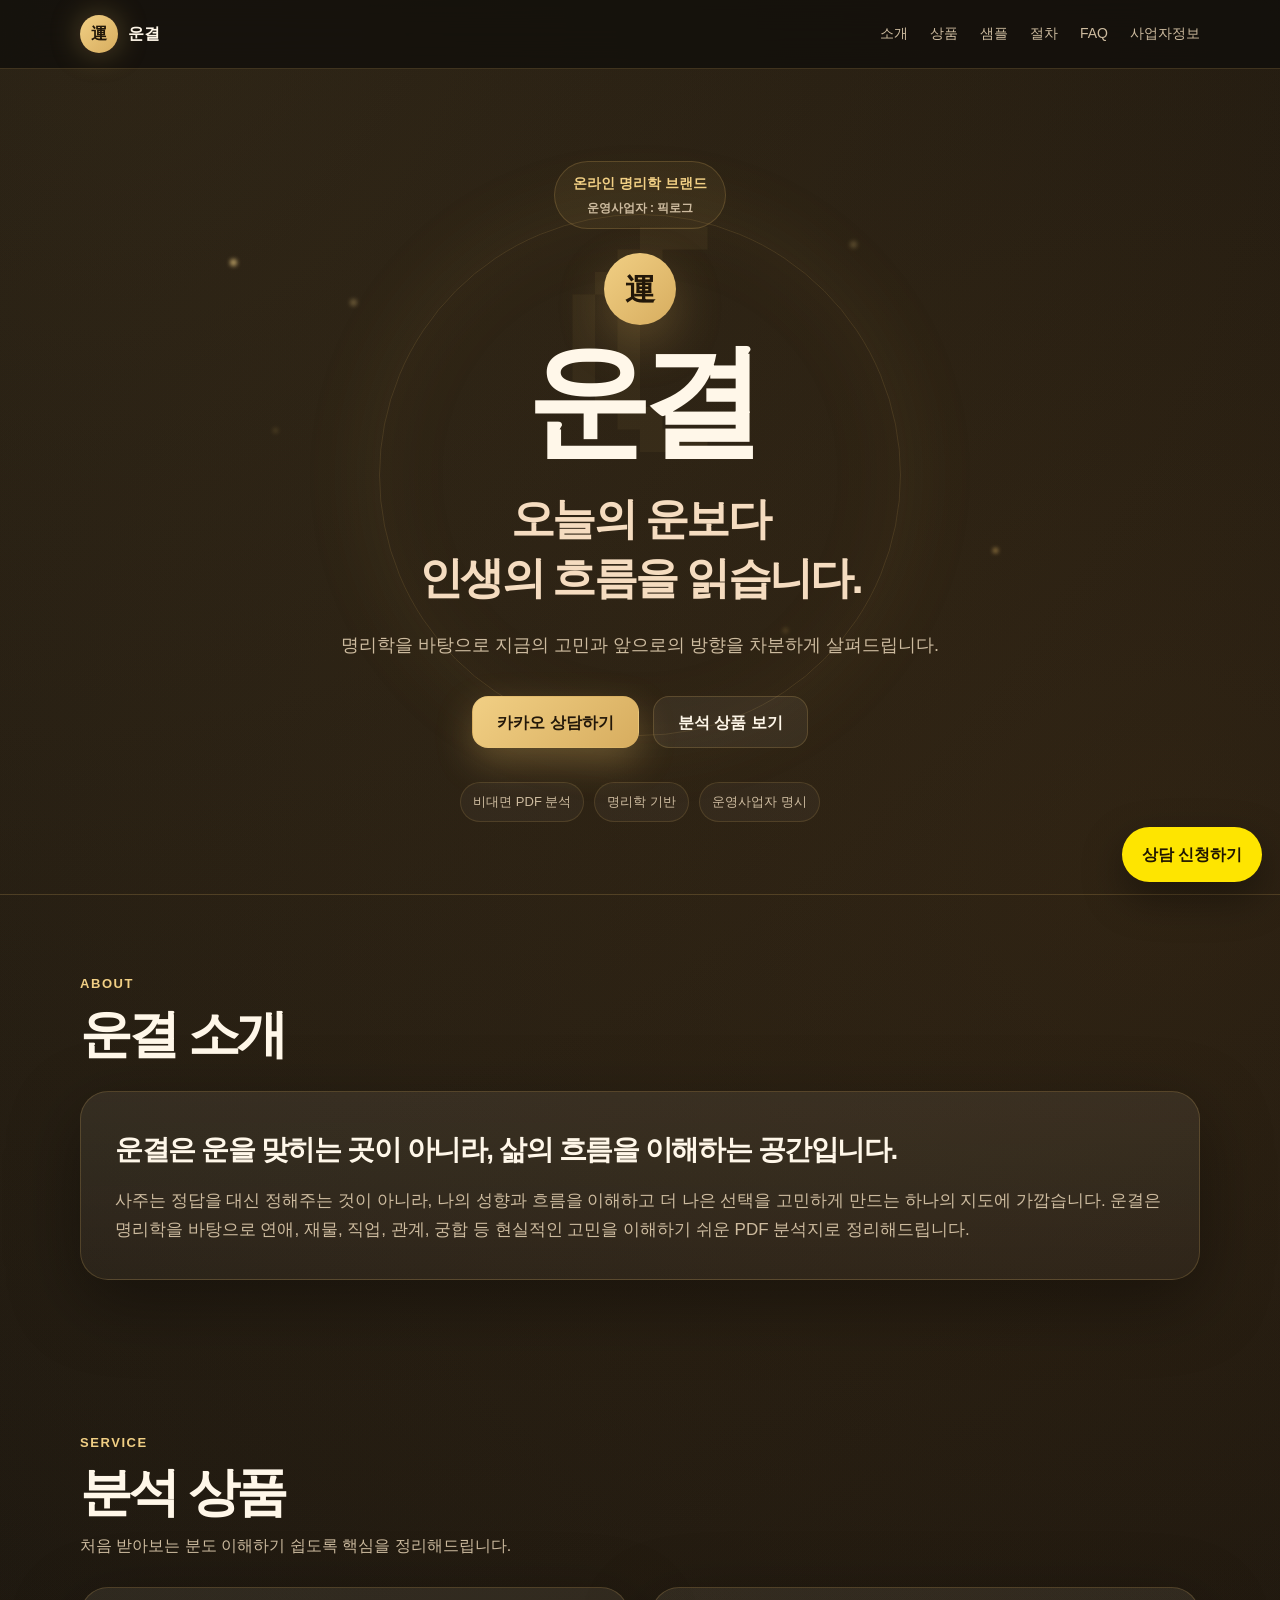
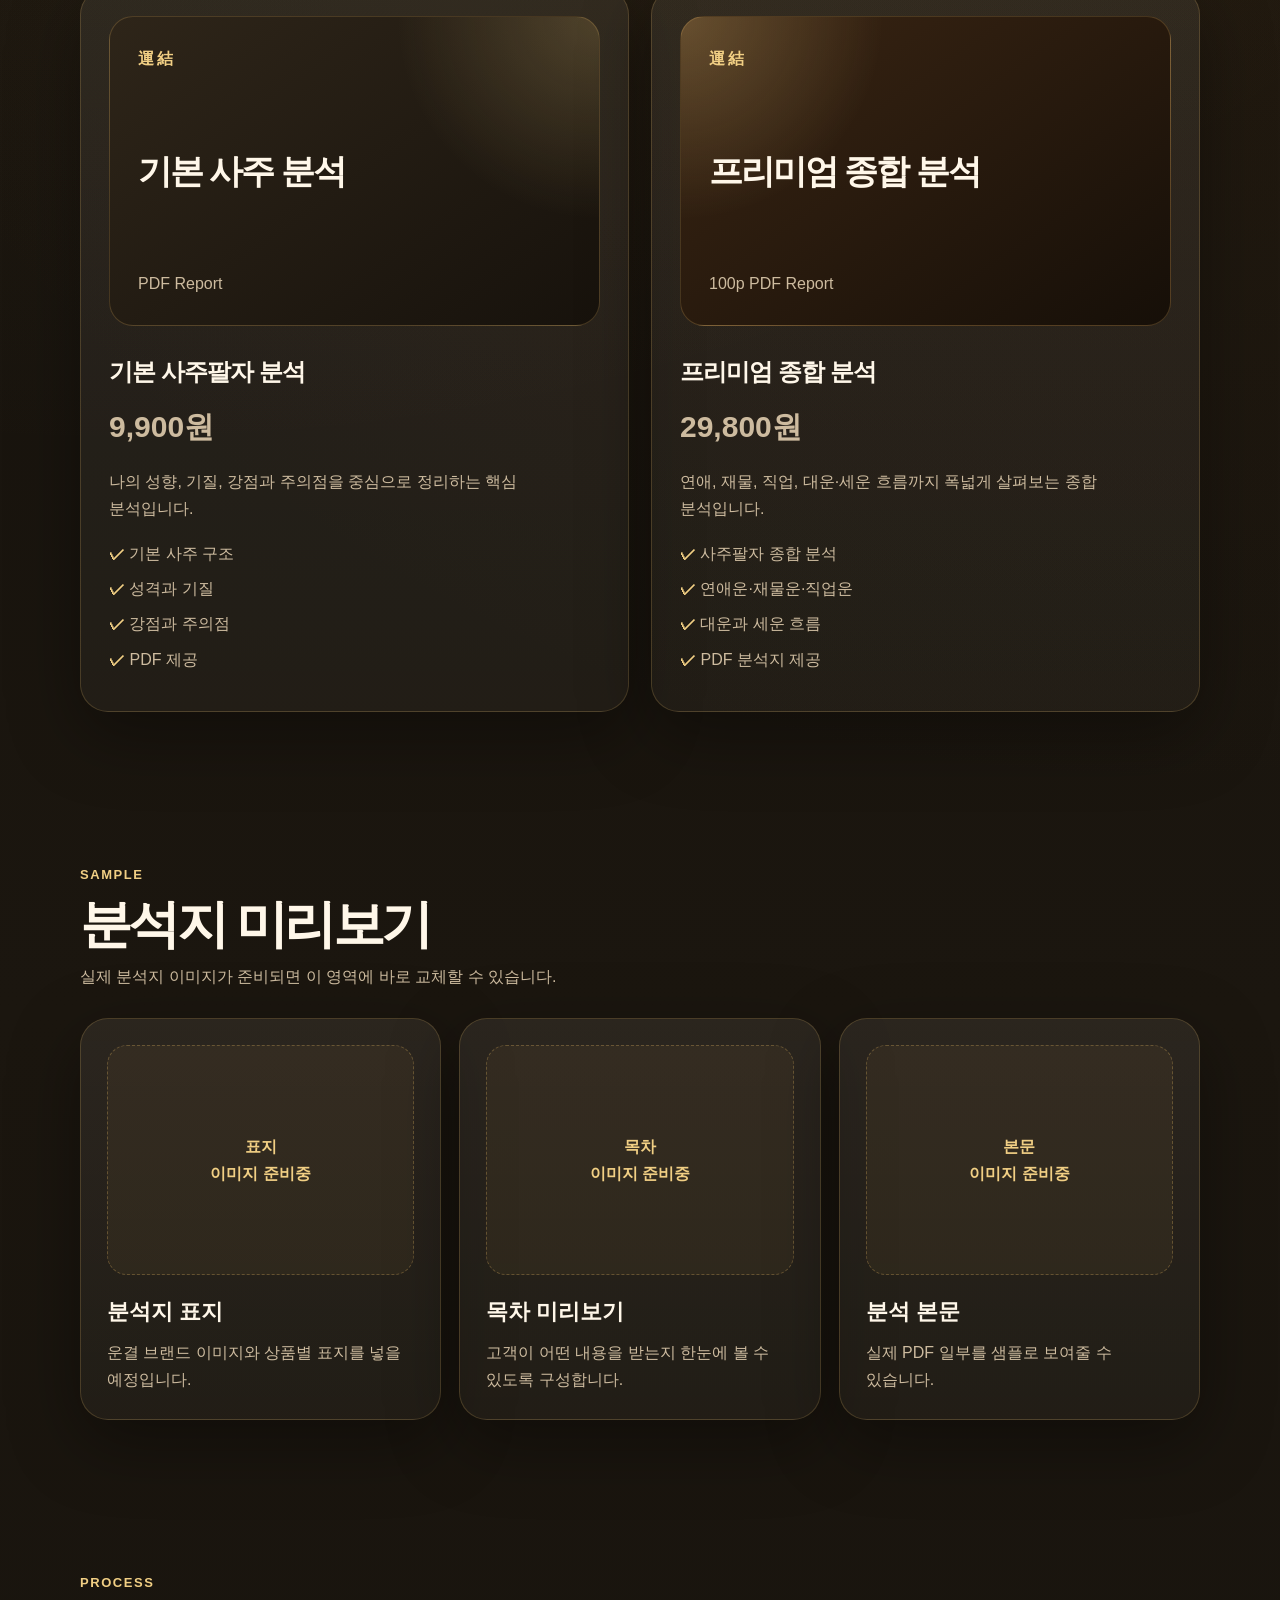
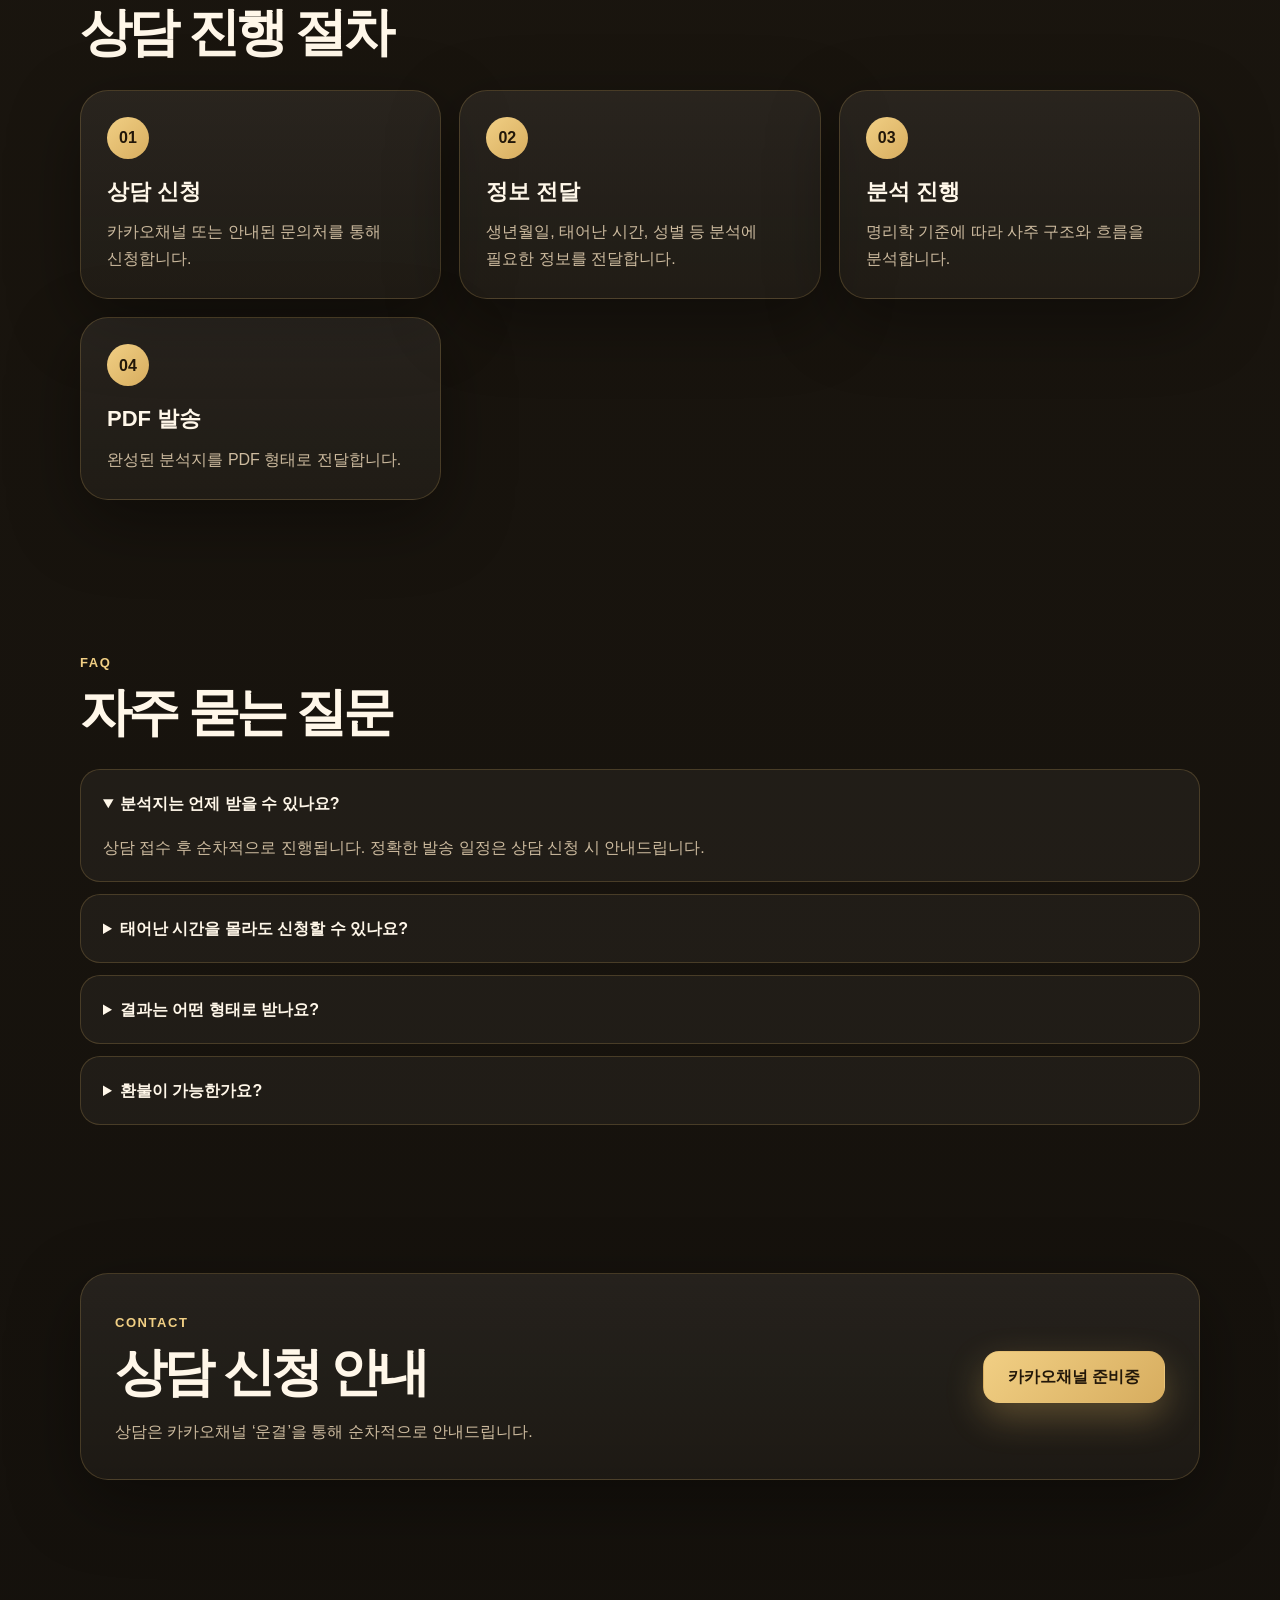
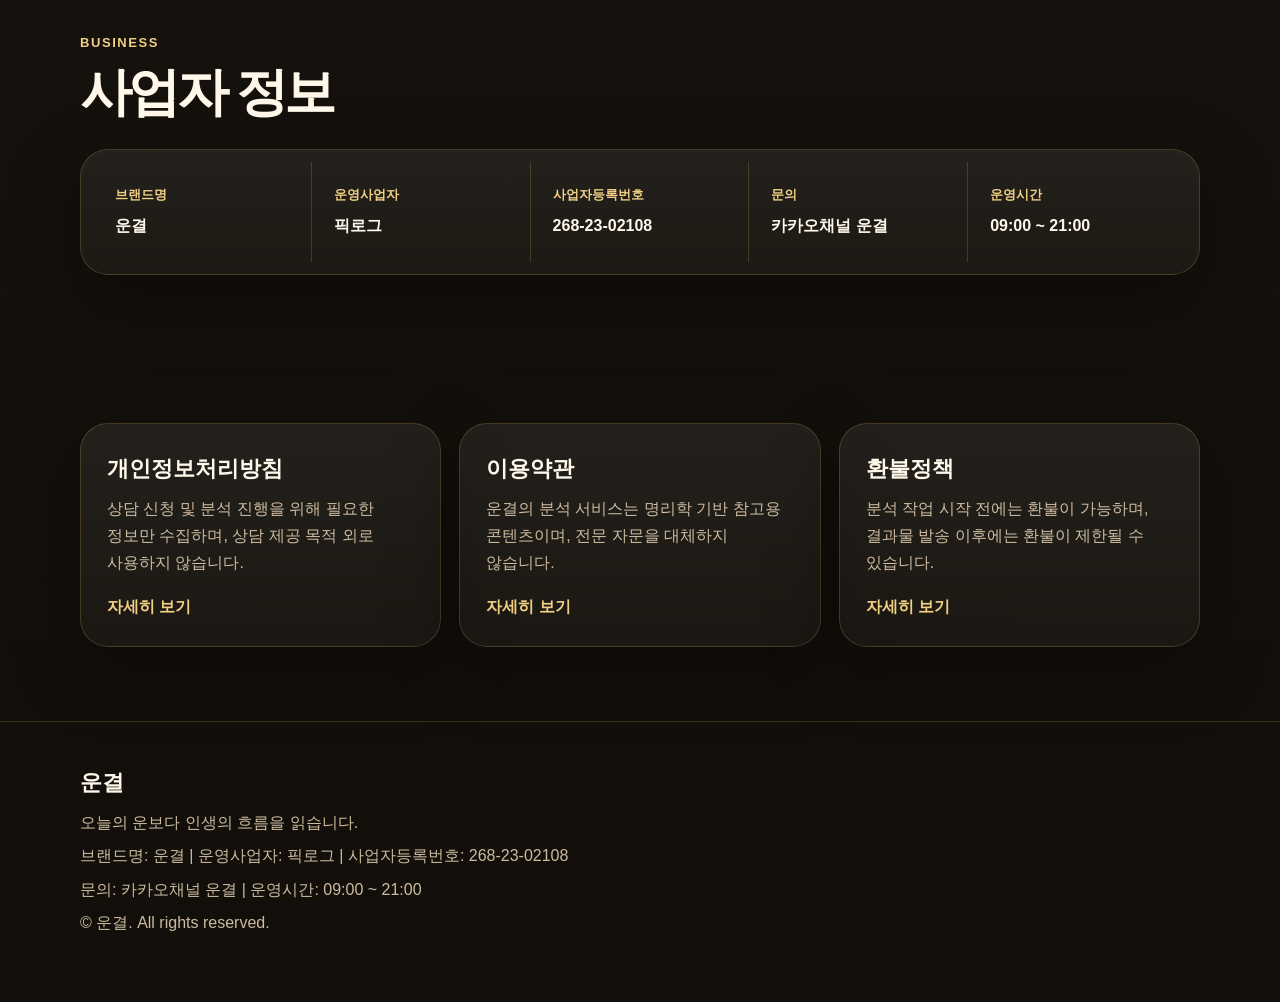
<file: index.html>
<!DOCTYPE html>
<html lang="ko">
<head>
  <meta charset="UTF-8" />
  <meta name="viewport" content="width=device-width, initial-scale=1.0" />
  <title>운결 | 공식 홈페이지</title>
  <meta name="description" content="운결은 픽로그에서 운영하는 온라인 명리학 사주 분석 브랜드입니다." />
  <link rel="stylesheet" href="style.css" />
</head>
<body>
<header class="site-header">
  <div class="container nav">
    <a href="#top" class="brand"><span class="brand-mark">運</span><span>운결</span></a>
    <nav class="nav-menu">
      <a href="#about">소개</a><a href="#service">상품</a><a href="#sample">샘플</a><a href="#process">절차</a><a href="#faq">FAQ</a><a href="#business">사업자정보</a>
    </nav>
  </div>
</header>

<main id="top">
  <section class="hero">
    <div class="orb orb-one"></div><div class="orb orb-two"></div>
    <div class="container hero-inner">
      <p class="eyebrow">온라인 명리학 브랜드 <span>운영사업자 : 픽로그</span></p>
      <div class="hero-symbol">運</div>
      <h1>운결</h1>
      <p class="hero-copy">오늘의 운보다<br />인생의 흐름을 읽습니다.</p>
      <p class="hero-subcopy">명리학을 바탕으로 지금의 고민과 앞으로의 방향을 차분하게 살펴드립니다.</p>
      <div class="hero-actions">
        <a href="#contact" class="btn btn-primary">카카오 상담하기</a>
        <a href="#service" class="btn btn-secondary">분석 상품 보기</a>
      </div>
      <div class="trust-row"><span>비대면 PDF 분석</span><span>명리학 기반</span><span>운영사업자 명시</span></div>
    </div>
  </section>

  <section class="section container" id="about">
    <div class="section-head"><span>ABOUT</span><h2>운결 소개</h2></div>
    <div class="story-card">
      <h3>운결은 운을 맞히는 곳이 아니라, 삶의 흐름을 이해하는 공간입니다.</h3>
      <p>사주는 정답을 대신 정해주는 것이 아니라, 나의 성향과 흐름을 이해하고 더 나은 선택을 고민하게 만드는 하나의 지도에 가깝습니다. 운결은 명리학을 바탕으로 연애, 재물, 직업, 관계, 궁합 등 현실적인 고민을 이해하기 쉬운 PDF 분석지로 정리해드립니다.</p>
    </div>
  </section>

  <section class="section container" id="service">
    <div class="section-head"><span>SERVICE</span><h2>분석 상품</h2><p>처음 받아보는 분도 이해하기 쉽도록 핵심을 정리해드립니다.</p></div>
    <div class="product-grid">
      <article class="product-card">
        <div class="product-visual"><div class="mock-cover"><span>運結</span><strong>기본 사주 분석</strong><em>PDF Report</em></div></div>
        <div class="product-body"><h3>기본 사주팔자 분석</h3><p class="price">9,900원</p><p>나의 성향, 기질, 강점과 주의점을 중심으로 정리하는 핵심 분석입니다.</p><ul><li>기본 사주 구조</li><li>성격과 기질</li><li>강점과 주의점</li><li>PDF 제공</li></ul></div>
      </article>
      <article class="product-card featured">
        <div class="product-visual"><div class="mock-cover premium"><span>運結</span><strong>프리미엄 종합 분석</strong><em>100p PDF Report</em></div></div>
        <div class="product-body"><h3>프리미엄 종합 분석</h3><p class="price">29,800원</p><p>연애, 재물, 직업, 대운·세운 흐름까지 폭넓게 살펴보는 종합 분석입니다.</p><ul><li>사주팔자 종합 분석</li><li>연애운·재물운·직업운</li><li>대운과 세운 흐름</li><li>PDF 분석지 제공</li></ul></div>
      </article>
    </div>
  </section>

  <section class="section container" id="sample">
    <div class="section-head"><span>SAMPLE</span><h2>분석지 미리보기</h2><p>실제 분석지 이미지가 준비되면 이 영역에 바로 교체할 수 있습니다.</p></div>
    <div class="sample-grid">
      <div class="sample-card"><div class="sample-page">표지<br />이미지 준비중</div><h3>분석지 표지</h3><p>운결 브랜드 이미지와 상품별 표지를 넣을 예정입니다.</p></div>
      <div class="sample-card"><div class="sample-page">목차<br />이미지 준비중</div><h3>목차 미리보기</h3><p>고객이 어떤 내용을 받는지 한눈에 볼 수 있도록 구성합니다.</p></div>
      <div class="sample-card"><div class="sample-page">본문<br />이미지 준비중</div><h3>분석 본문</h3><p>실제 PDF 일부를 샘플로 보여줄 수 있습니다.</p></div>
    </div>
  </section>

  <section class="section container" id="process">
    <div class="section-head"><span>PROCESS</span><h2>상담 진행 절차</h2></div>
    <div class="process-grid">
      <div class="step"><b>01</b><h3>상담 신청</h3><p>카카오채널 또는 안내된 문의처를 통해 신청합니다.</p></div>
      <div class="step"><b>02</b><h3>정보 전달</h3><p>생년월일, 태어난 시간, 성별 등 분석에 필요한 정보를 전달합니다.</p></div>
      <div class="step"><b>03</b><h3>분석 진행</h3><p>명리학 기준에 따라 사주 구조와 흐름을 분석합니다.</p></div>
      <div class="step"><b>04</b><h3>PDF 발송</h3><p>완성된 분석지를 PDF 형태로 전달합니다.</p></div>
    </div>
  </section>

  <section class="section container" id="faq">
    <div class="section-head"><span>FAQ</span><h2>자주 묻는 질문</h2></div>
    <div class="faq-list">
      <details open><summary>분석지는 언제 받을 수 있나요?</summary><p>상담 접수 후 순차적으로 진행됩니다. 정확한 발송 일정은 상담 신청 시 안내드립니다.</p></details>
      <details><summary>태어난 시간을 몰라도 신청할 수 있나요?</summary><p>가능합니다. 다만 태어난 시간이 있을 때보다 세부 분석에는 제한이 있을 수 있습니다.</p></details>
      <details><summary>결과는 어떤 형태로 받나요?</summary><p>분석 결과는 PDF 분석지 형태로 제공됩니다.</p></details>
      <details><summary>환불이 가능한가요?</summary><p>분석 작업 시작 전에는 환불이 가능하며, 분석이 시작되거나 결과물이 발송된 이후에는 디지털 콘텐츠 특성상 환불이 제한될 수 있습니다.</p></details>
    </div>
  </section>

  <section class="section container" id="contact">
    <div class="contact-card"><div><span>CONTACT</span><h2>상담 신청 안내</h2><p>상담은 카카오채널 ‘운결’을 통해 순차적으로 안내드립니다.</p></div><a href="#" class="btn btn-primary">카카오채널 준비중</a></div>
  </section>

  <section class="section container" id="business">
    <div class="section-head"><span>BUSINESS</span><h2>사업자 정보</h2></div>
    <div class="business-card"><dl>
      <div><dt>브랜드명</dt><dd>운결</dd></div>
      <div><dt>운영사업자</dt><dd>픽로그</dd></div>
      <div><dt>사업자등록번호</dt><dd>268-23-02108</dd></div>
      <div><dt>문의</dt><dd>카카오채널 운결</dd></div>
      <div><dt>운영시간</dt><dd>09:00 ~ 21:00</dd></div>
    </dl></div>
  </section>

  <section class="section container policy-preview">
    <div class="policy-card"><h3>개인정보처리방침</h3><p>상담 신청 및 분석 진행을 위해 필요한 정보만 수집하며, 상담 제공 목적 외로 사용하지 않습니다.</p><a href="privacy.html">자세히 보기</a></div>
    <div class="policy-card"><h3>이용약관</h3><p>운결의 분석 서비스는 명리학 기반 참고용 콘텐츠이며, 전문 자문을 대체하지 않습니다.</p><a href="terms.html">자세히 보기</a></div>
    <div class="policy-card"><h3>환불정책</h3><p>분석 작업 시작 전에는 환불이 가능하며, 결과물 발송 이후에는 환불이 제한될 수 있습니다.</p><a href="refund.html">자세히 보기</a></div>
  </section>
</main>

<a class="floating-contact" href="#contact">상담 신청하기</a>

<footer class="footer">
  <div class="container">
    <strong>운결</strong>
    <p>오늘의 운보다 인생의 흐름을 읽습니다.</p>
    <p>브랜드명: 운결 | 운영사업자: 픽로그 | 사업자등록번호: 268-23-02108</p>
    <p>문의: 카카오채널 운결 | 운영시간: 09:00 ~ 21:00</p>
    <p>© 운결. All rights reserved.</p>
  </div>
</footer>

<script src="script.js"></script>
</body>
</html>
</file>
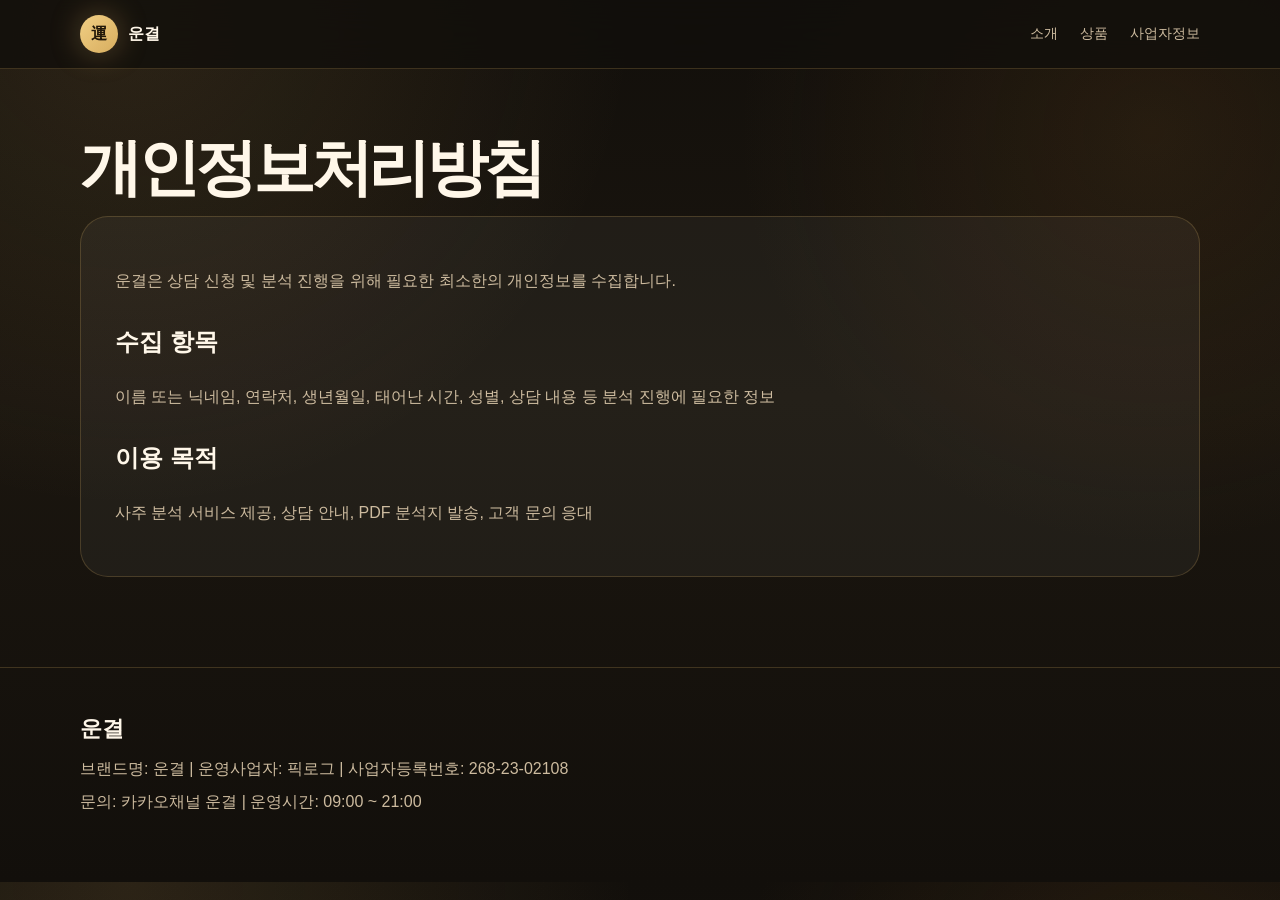
<file: privacy.html>
<!DOCTYPE html>
<html lang="ko">
<head><meta charset="UTF-8" /><meta name="viewport" content="width=device-width, initial-scale=1.0" /><title>개인정보처리방침 | 운결</title><link rel="stylesheet" href="style.css" /></head>
<body>
<header class="site-header"><div class="container nav"><a href="index.html" class="brand"><span class="brand-mark">運</span><span>운결</span></a><nav class="nav-menu"><a href="index.html#about">소개</a><a href="index.html#service">상품</a><a href="index.html#business">사업자정보</a></nav></div></header>
<main class="container legal-page"><h1>개인정보처리방침</h1><article><p>운결은 상담 신청 및 분석 진행을 위해 필요한 최소한의 개인정보를 수집합니다.</p><h2>수집 항목</h2><p>이름 또는 닉네임, 연락처, 생년월일, 태어난 시간, 성별, 상담 내용 등 분석 진행에 필요한 정보</p><h2>이용 목적</h2><p>사주 분석 서비스 제공, 상담 안내, PDF 분석지 발송, 고객 문의 응대</p></article></main>
<footer class="footer"><div class="container"><strong>운결</strong><p>브랜드명: 운결 | 운영사업자: 픽로그 | 사업자등록번호: 268-23-02108</p><p>문의: 카카오채널 운결 | 운영시간: 09:00 ~ 21:00</p></div></footer>
</body></html>
</file>
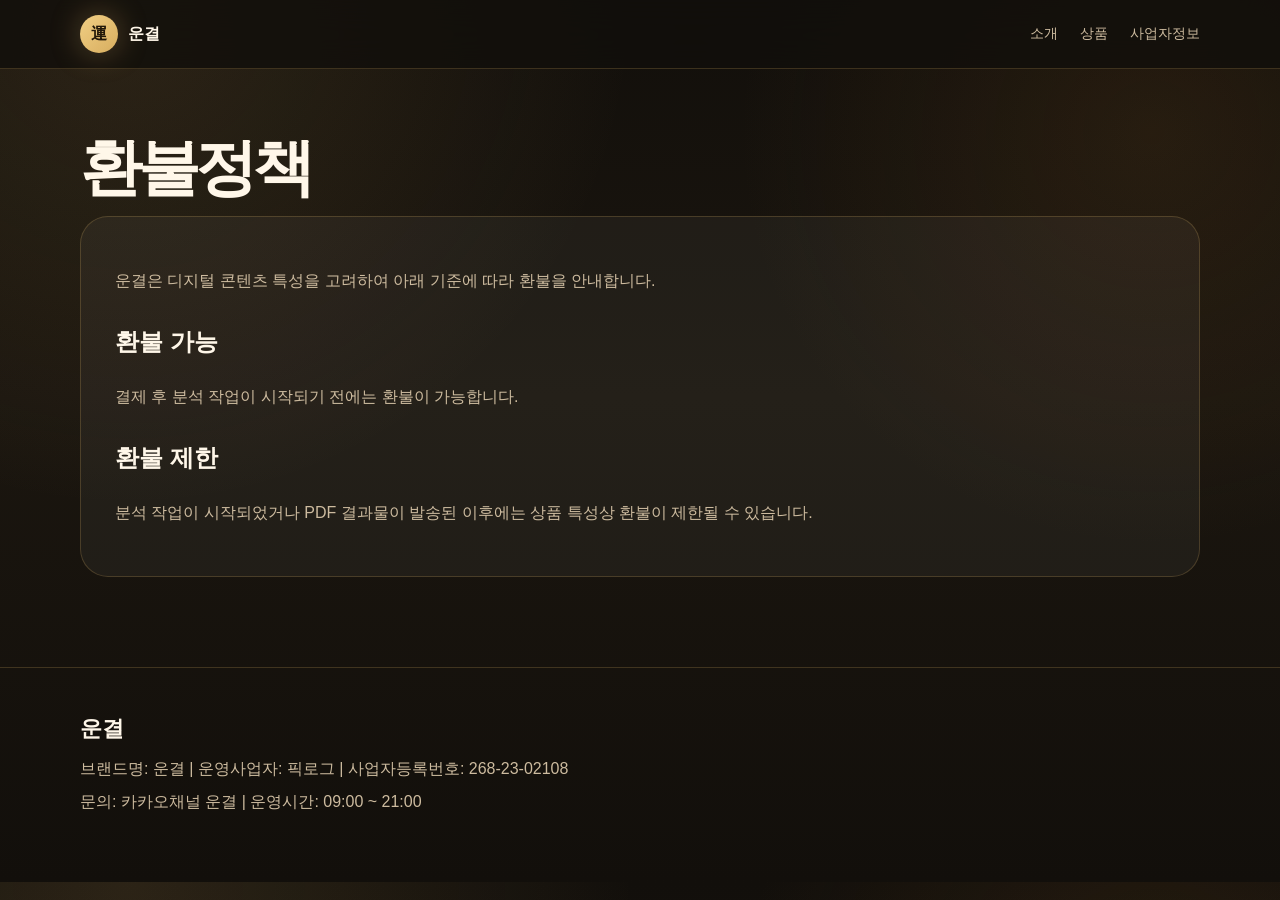
<file: refund.html>
<!DOCTYPE html>
<html lang="ko">
<head><meta charset="UTF-8" /><meta name="viewport" content="width=device-width, initial-scale=1.0" /><title>환불정책 | 운결</title><link rel="stylesheet" href="style.css" /></head>
<body>
<header class="site-header"><div class="container nav"><a href="index.html" class="brand"><span class="brand-mark">運</span><span>운결</span></a><nav class="nav-menu"><a href="index.html#about">소개</a><a href="index.html#service">상품</a><a href="index.html#business">사업자정보</a></nav></div></header>
<main class="container legal-page"><h1>환불정책</h1><article><p>운결은 디지털 콘텐츠 특성을 고려하여 아래 기준에 따라 환불을 안내합니다.</p><h2>환불 가능</h2><p>결제 후 분석 작업이 시작되기 전에는 환불이 가능합니다.</p><h2>환불 제한</h2><p>분석 작업이 시작되었거나 PDF 결과물이 발송된 이후에는 상품 특성상 환불이 제한될 수 있습니다.</p></article></main>
<footer class="footer"><div class="container"><strong>운결</strong><p>브랜드명: 운결 | 운영사업자: 픽로그 | 사업자등록번호: 268-23-02108</p><p>문의: 카카오채널 운결 | 운영시간: 09:00 ~ 21:00</p></div></footer>
</body></html>
</file>
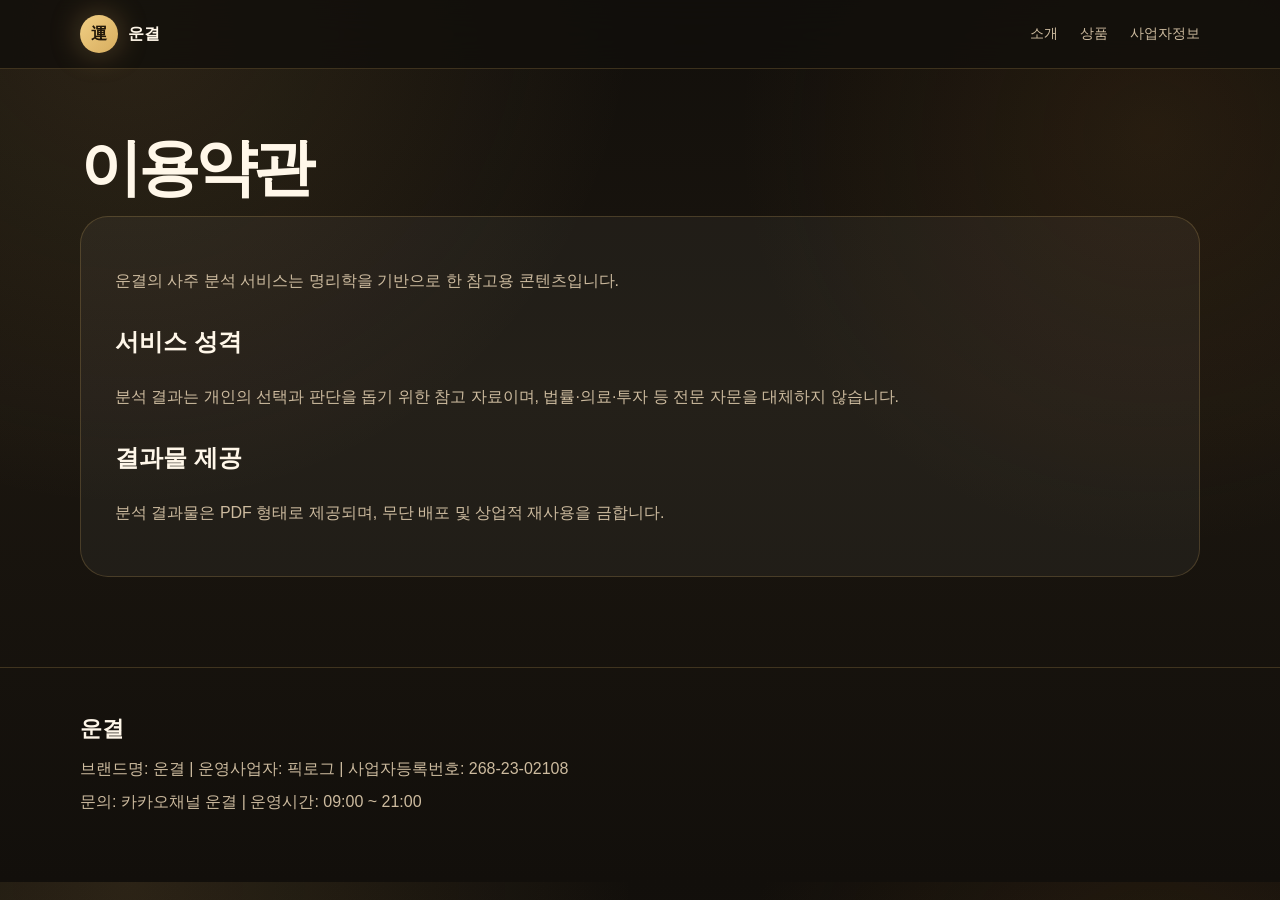
<file: terms.html>
<!DOCTYPE html>
<html lang="ko">
<head><meta charset="UTF-8" /><meta name="viewport" content="width=device-width, initial-scale=1.0" /><title>이용약관 | 운결</title><link rel="stylesheet" href="style.css" /></head>
<body>
<header class="site-header"><div class="container nav"><a href="index.html" class="brand"><span class="brand-mark">運</span><span>운결</span></a><nav class="nav-menu"><a href="index.html#about">소개</a><a href="index.html#service">상품</a><a href="index.html#business">사업자정보</a></nav></div></header>
<main class="container legal-page"><h1>이용약관</h1><article><p>운결의 사주 분석 서비스는 명리학을 기반으로 한 참고용 콘텐츠입니다.</p><h2>서비스 성격</h2><p>분석 결과는 개인의 선택과 판단을 돕기 위한 참고 자료이며, 법률·의료·투자 등 전문 자문을 대체하지 않습니다.</p><h2>결과물 제공</h2><p>분석 결과물은 PDF 형태로 제공되며, 무단 배포 및 상업적 재사용을 금합니다.</p></article></main>
<footer class="footer"><div class="container"><strong>운결</strong><p>브랜드명: 운결 | 운영사업자: 픽로그 | 사업자등록번호: 268-23-02108</p><p>문의: 카카오채널 운결 | 운영시간: 09:00 ~ 21:00</p></div></footer>
</body></html>
</file>
<file: style.css>
:root{--bg:#120f0b;--text:#fff7e9;--muted:#cdbb9f;--gold:#d7ad5f;--gold2:#f1cf84;--line:rgba(215,173,95,.22);--shadow:rgba(0,0,0,.36)}*{box-sizing:border-box}html{scroll-behavior:smooth}body{margin:0;font-family:Pretendard,'Noto Sans KR','Apple SD Gothic Neo',sans-serif;color:var(--text);background:radial-gradient(circle at 10% 0%,rgba(215,173,95,.13),transparent 35%),radial-gradient(circle at 90% 15%,rgba(111,73,29,.2),transparent 30%),linear-gradient(180deg,#120f0b,#1b160f 45%,#120f0b);line-height:1.7;word-break:keep-all}a{color:inherit;text-decoration:none}.container{width:min(1120px,calc(100% - 40px));margin:0 auto}.site-header{position:sticky;top:0;z-index:50;background:rgba(18,15,11,.82);backdrop-filter:blur(18px);border-bottom:1px solid var(--line)}.nav{height:68px;display:flex;align-items:center;justify-content:space-between}.brand{display:inline-flex;align-items:center;gap:10px;font-weight:900;letter-spacing:-.03em}.brand-mark{width:38px;height:38px;display:grid;place-items:center;border-radius:50%;color:#211709;background:linear-gradient(135deg,var(--gold2),var(--gold));box-shadow:0 0 30px rgba(215,173,95,.35)}.nav-menu{display:flex;gap:22px;font-size:14px;color:var(--muted)}.nav-menu a:hover{color:var(--gold2)}.hero{position:relative;min-height:760px;display:grid;place-items:center;overflow:hidden;border-bottom:1px solid var(--line)}.hero:before{content:'☾';position:absolute;top:78px;left:50%;transform:translateX(-50%);font-size:360px;color:rgba(215,173,95,.055);line-height:1}.hero:after{content:'';position:absolute;width:520px;height:520px;top:145px;left:50%;transform:translateX(-50%);border:1px solid rgba(215,173,95,.16);border-radius:50%;box-shadow:0 0 90px rgba(215,173,95,.08),inset 0 0 90px rgba(215,173,95,.045)}.orb{position:absolute;border-radius:50%;filter:blur(2px);opacity:.7}.orb-one{width:7px;height:7px;background:var(--gold2);top:23%;left:18%;box-shadow:120px 40px 0 rgba(241,207,132,.45),620px -18px 0 rgba(241,207,132,.35)}.orb-two{width:5px;height:5px;background:var(--gold);top:58%;right:22%;box-shadow:-210px 80px 0 rgba(215,173,95,.4),-720px -120px 0 rgba(215,173,95,.32)}.hero-inner{position:relative;z-index:2;text-align:center;padding:92px 0 72px}.eyebrow{display:inline-flex;flex-direction:column;gap:2px;align-items:center;margin:0 0 24px;padding:10px 18px;color:var(--gold2);border:1px solid var(--line);border-radius:999px;background:rgba(215,173,95,.075);font-size:14px;font-weight:800}.eyebrow span{color:var(--muted);font-size:12px;font-weight:600}.hero-symbol{width:72px;height:72px;margin:0 auto 18px;display:grid;place-items:center;border-radius:50%;color:#221709;background:linear-gradient(135deg,var(--gold2),var(--gold));font-weight:900;font-size:30px;box-shadow:0 18px 48px rgba(215,173,95,.28)}h1{margin:0;font-size:clamp(62px,10vw,124px);line-height:.95;letter-spacing:-.08em}.hero-copy{margin:28px 0 0;font-size:clamp(26px,4vw,44px);line-height:1.35;color:#f5dcc0;letter-spacing:-.06em;font-weight:800}.hero-subcopy{max-width:650px;margin:22px auto 0;color:var(--muted);font-size:18px}.hero-actions{margin-top:36px;display:flex;justify-content:center;gap:14px;flex-wrap:wrap}.btn{min-height:52px;display:inline-flex;align-items:center;justify-content:center;padding:0 24px;border-radius:16px;border:1px solid var(--line);font-weight:900;transition:.28s}.btn:hover{transform:translateY(-3px);border-color:var(--gold)}.btn-primary{color:#221709;background:linear-gradient(135deg,var(--gold2),var(--gold));box-shadow:0 14px 36px rgba(215,173,95,.32)}.btn-secondary{color:var(--text);background:rgba(255,250,240,.055)}.trust-row{margin:34px auto 0;display:flex;justify-content:center;gap:10px;flex-wrap:wrap}.trust-row span{padding:8px 12px;border:1px solid rgba(215,173,95,.16);border-radius:999px;color:var(--muted);background:rgba(255,250,240,.035);font-size:13px}.section{padding:74px 0}.section-head{margin-bottom:28px}.section-head span,.contact-card span{color:var(--gold2);font-size:13px;font-weight:900;letter-spacing:.12em}.section-head h2,.contact-card h2{margin:8px 0 0;font-size:clamp(34px,5vw,52px);line-height:1.12;letter-spacing:-.07em}.section-head p{margin:10px 0 0;color:var(--muted)}.story-card,.product-card,.sample-card,.step,.business-card,.policy-card,.contact-card{border:1px solid var(--line);border-radius:28px;background:linear-gradient(180deg,rgba(255,250,240,.07),rgba(255,250,240,.035));box-shadow:0 22px 70px var(--shadow)}.story-card{padding:34px}.story-card h3{margin:0 0 14px;font-size:28px;letter-spacing:-.05em}.story-card p{margin:0;color:var(--muted);font-size:17px}.product-grid{display:grid;grid-template-columns:repeat(2,1fr);gap:22px}.product-card{overflow:hidden;transition:.34s}.product-card:hover{transform:translateY(-8px);border-color:var(--gold);box-shadow:0 34px 80px rgba(0,0,0,.48)}.product-visual{padding:28px 28px 0}.mock-cover{min-height:310px;border-radius:24px;display:flex;flex-direction:column;justify-content:space-between;padding:28px;background:radial-gradient(circle at top right,rgba(241,207,132,.22),transparent 35%),linear-gradient(145deg,#2e2519,#17120c);border:1px solid rgba(215,173,95,.24)}.mock-cover span{color:var(--gold2);font-weight:900;letter-spacing:.18em}.mock-cover strong{font-size:34px;line-height:1.18;letter-spacing:-.06em}.mock-cover em{color:var(--muted);font-style:normal}.mock-cover.premium{background:radial-gradient(circle at top left,rgba(241,207,132,.25),transparent 35%),linear-gradient(145deg,#3a2513,#160f08)}.product-body{padding:26px 28px 30px}.product-body h3{margin:0;font-size:24px;letter-spacing:-.04em}.price{margin:8px 0 10px;color:var(--gold2);font-size:30px;font-weight:900}.product-body p{color:var(--muted)}.product-body ul{list-style:none;padding:0;margin:18px 0 0;color:var(--muted)}.product-body li{margin:8px 0}.product-body li:before{content:'✓ ';color:var(--gold2);font-weight:900}.sample-grid,.process-grid,.policy-preview{display:grid;grid-template-columns:repeat(3,1fr);gap:18px}.sample-card,.step,.policy-card{padding:26px}.sample-page{height:230px;display:grid;place-items:center;text-align:center;border-radius:20px;border:1px dashed rgba(215,173,95,.32);color:var(--gold2);background:rgba(215,173,95,.06);font-weight:900;margin-bottom:18px}.sample-card h3,.step h3,.policy-card h3{margin:0 0 8px;font-size:22px}.sample-card p,.step p,.policy-card p{margin:0;color:var(--muted)}.step b{display:inline-grid;place-items:center;width:42px;height:42px;border-radius:50%;margin-bottom:14px;color:#221709;background:linear-gradient(135deg,var(--gold2),var(--gold))}.faq-list details{border:1px solid var(--line);border-radius:20px;background:rgba(255,250,240,.045);padding:20px 22px}.faq-list details+details{margin-top:12px}.faq-list summary{cursor:pointer;font-weight:900}.faq-list p{margin-bottom:0;color:var(--muted)}.contact-card{padding:34px;display:flex;align-items:center;justify-content:space-between;gap:24px}.contact-card p{color:var(--muted);margin-bottom:0}.business-card{padding:12px}.business-card dl{margin:0;display:grid;grid-template-columns:repeat(5,1fr)}.business-card div{padding:22px;border-right:1px solid var(--line)}.business-card div:last-child{border-right:0}.business-card dt{color:var(--gold2);font-size:13px;font-weight:900;margin-bottom:6px}.business-card dd{margin:0;color:var(--text);font-weight:800}.policy-card a{display:inline-block;margin-top:16px;color:var(--gold2);font-weight:900}.floating-contact{position:fixed;right:18px;bottom:18px;z-index:60;padding:14px 20px;border-radius:999px;color:#201600;background:#fee500;font-weight:900;box-shadow:0 16px 40px rgba(0,0,0,.38)}.footer{border-top:1px solid var(--line);padding:42px 0 60px;color:var(--muted)}.footer strong{display:block;color:var(--text);font-size:22px;margin-bottom:8px}.footer p{margin:6px 0}.legal-page{padding:70px 0 90px}.legal-page h1{font-size:clamp(38px,6vw,62px);letter-spacing:-.07em;margin-bottom:18px}.legal-page article{border:1px solid var(--line);border-radius:28px;background:rgba(255,250,240,.045);padding:34px;color:var(--muted)}.legal-page h2{color:var(--text);margin-top:28px}@media(max-width:860px){.nav-menu{display:none}.hero{min-height:720px}.product-grid,.sample-grid,.process-grid,.policy-preview{grid-template-columns:1fr}.business-card dl{grid-template-columns:1fr}.business-card div{border-right:0;border-bottom:1px solid var(--line)}.business-card div:last-child{border-bottom:0}.contact-card{align-items:flex-start;flex-direction:column}.floating-contact{left:18px;right:18px;text-align:center}.footer{padding-bottom:96px}}@media(max-width:520px){.container{width:min(100% - 28px,1120px)}.hero:after{width:360px;height:360px}.hero-symbol{width:62px;height:62px}.mock-cover{min-height:250px}.mock-cover strong{font-size:28px}}
</file>
